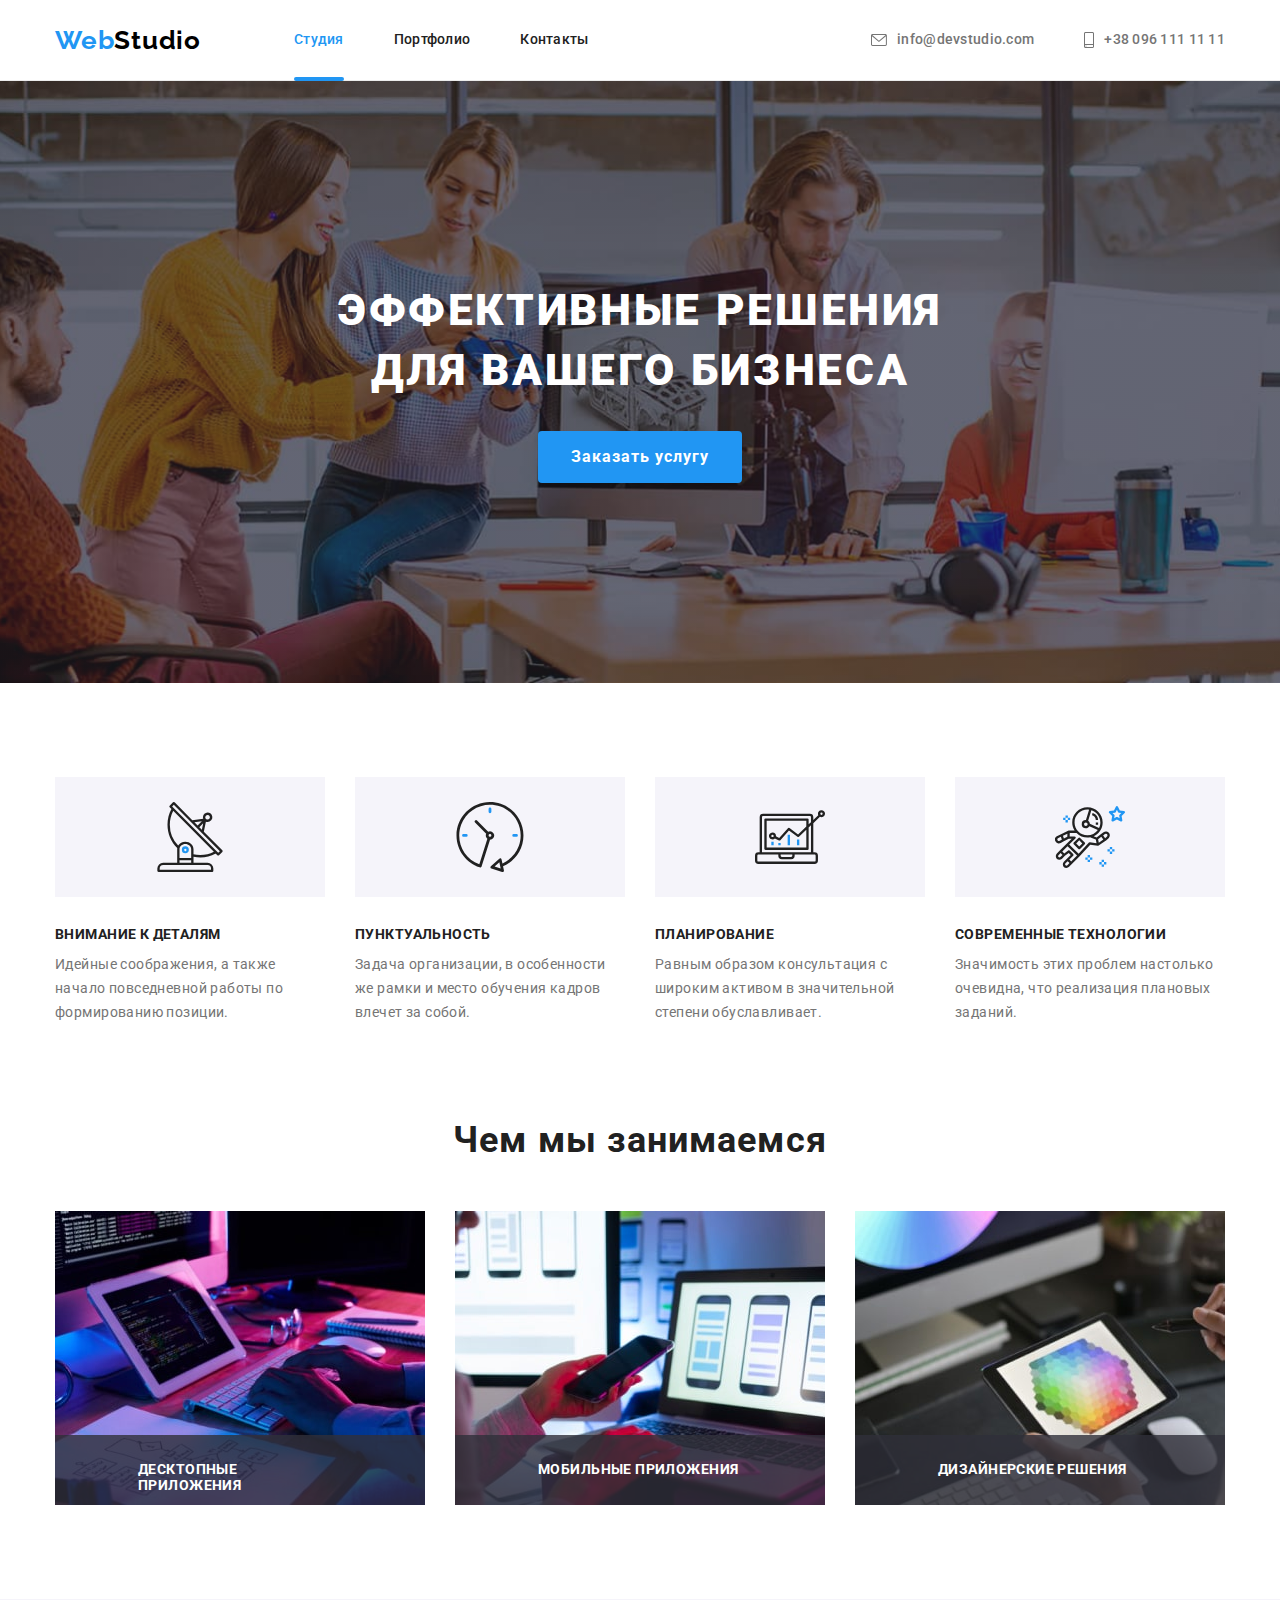
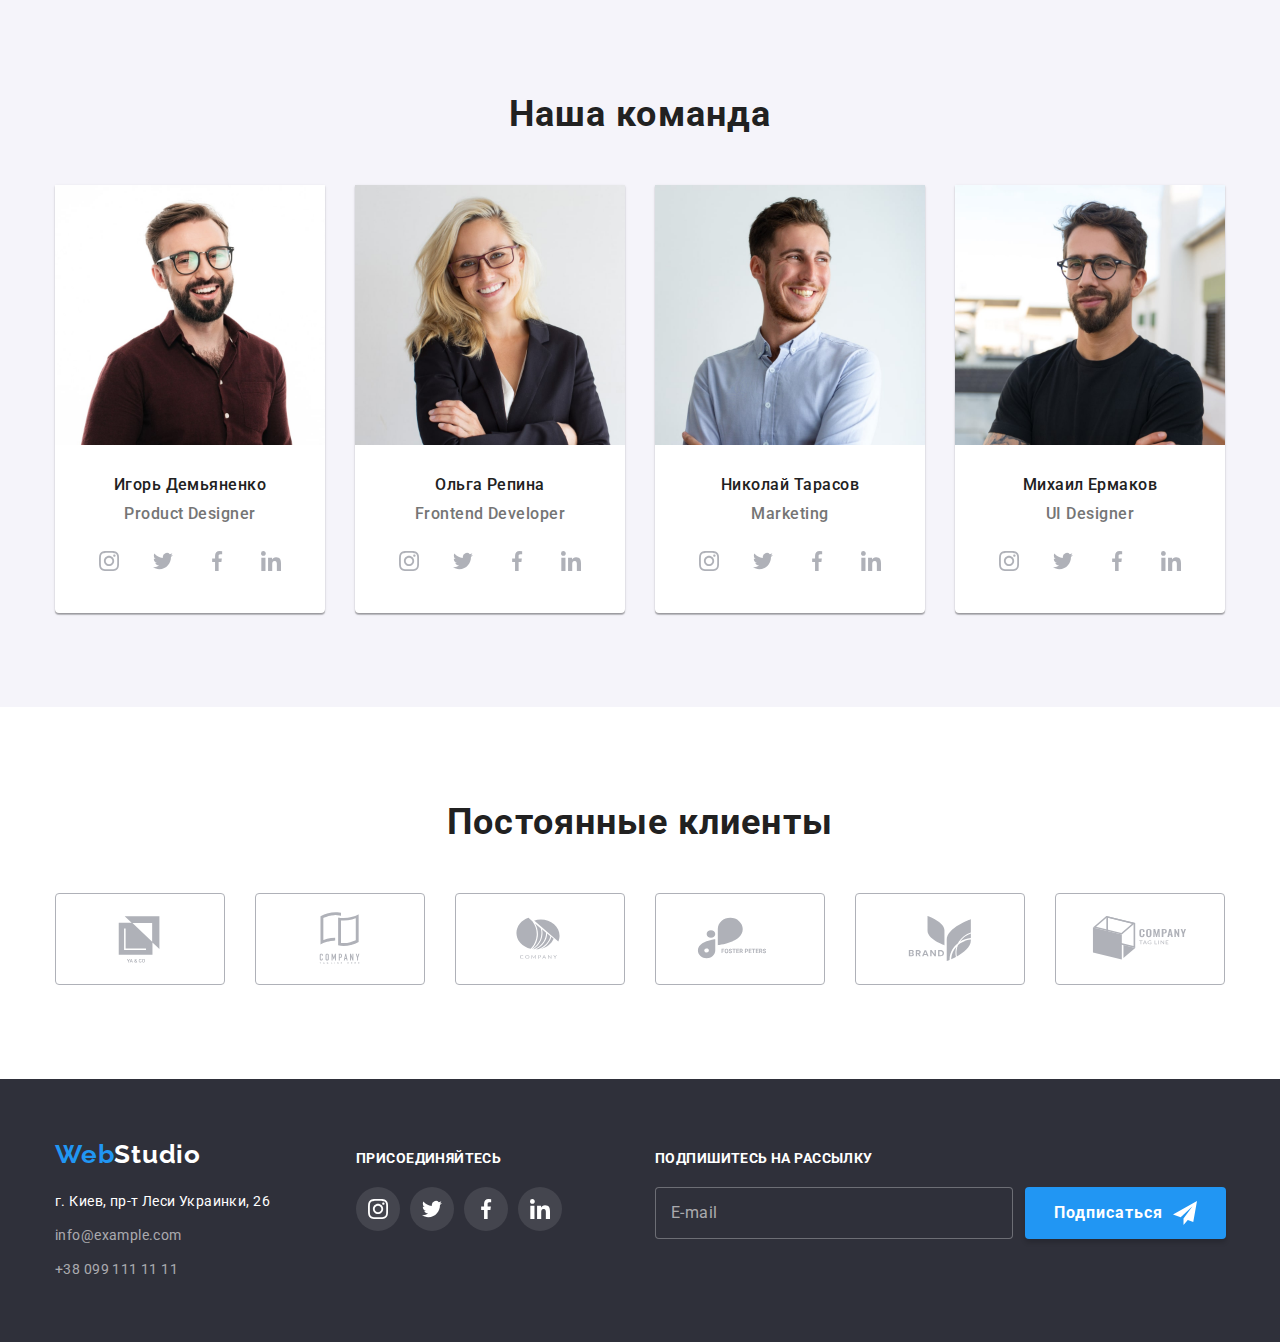
<file: index.html>
<!DOCTYPE html>
<html lang="ru">

<head>
    <meta charset="UTF-8" />
    <meta http-equiv="X-UA-Compatible" content="IE=edge" />
    <meta name="viewport" content="width=device-width, initial-scale=1.0" />
    <title>Document</title>
    <link rel="preconnect" href="https://fonts.googleapis.com" />
    <link rel="preconnect" href="https://fonts.gstatic.com" crossorigin />
    <link
        href="https://fonts.googleapis.com/css2?family=Raleway:wght@700&family=Roboto:wght@400;500;700;900&display=swap"
        rel="stylesheet" />
    <link rel="stylesheet" href="./css/main.min.css" />
</head>

<body class="body">
    <header class="header">
        <div class="container header__container">
            <a href="" class="logo header__logo"><span class="logo--accent">Web</span>Studio</a>
            <nav class="header-nav">
                <ul class="header-nav__list">
                    <li class="header-nav__item">
                        <a href="./index.html" class="header-nav__link  header-nav__link--current">Студия</a>
                    </li>
                    <li class="header-nav__item">
                        <a href="./portfolio.html" class="header-nav__link">Портфолио</a>
                    </li>
                    <li class="header-nav__item"><a href="" class="header-nav__link">Контакты</a></li>
                </ul>
            </nav>
            <ul class="header-contact__list">
                <li class="header-contact__item">
                    <a href="mailto:info@devstudio.com" class="header-contact__link">
                        <svg class="header-contact__icon" width="16" height="12">
                            <use href="./images/icons.svg#icon-envelope"></use>
                        </svg>
                        <span>info@devstudio.com</span>
                    </a>
                </li>
                <li class="header-contact__item">
                    <a href="tel:+380961111111" class="header-contact__link">
                        <svg class="header-contact__icon" width="10" height="16">
                            <use href="./images/icons.svg#icon-smartphone"></use>
                        </svg>
                        <span>+38 096 111 11 11</span>
                    </a>
                </li>
            </ul>
        </div>
    </header>
    <main>
        <section class="hero">
            <div class="container">
                <h1 class="hero__title">
                    Эффективные решения <br />
                    для вашего бизнеса
                </h1>
                <button type="button" class="button hero__button" data-modal-open>
                    Заказать услугу
                </button>
            </div>
        </section>
        <section class="advant">
            <div class="container">
                <h2 class="visually-hidden">Наши преимущества</h2>
                <ul class="advant__list">
                    <li class="advant__item">
                        <div class="advant__thumb">
                            <svg class="advant__icon">
                                <use href="./images/icons.svg#icon-antenna"></use>
                            </svg>
                        </div>
                        <h3 class="advant__title">Внимание к деталям</h3>
                        <p class="advant__text">
                            Идейные соображения, а также начало повседневной работы по формированию позиции.
                        </p>
                    </li>
                    <li class="advant__item">
                        <div class="advant__thumb">
                            <svg class="advant__icon">
                                <use href="./images/icons.svg#icon-clock"></use>
                            </svg>
                        </div>
                        <h3 class="advant__title">Пунктуальность</h3>
                        <p class="advant__text">
                            Задача организации, в особенности же рамки и место обучения кадров влечет за собой.
                        </p>
                    </li>
                    <li class="advant__item">
                        <div class="advant__thumb">
                            <svg class="advant__icon">
                                <use href="./images/icons.svg#icon-diagram"></use>
                            </svg>
                        </div>
                        <h3 class="advant__title">Планирование</h3>
                        <p class="advant__text">
                            Равным образом консультация с широким активом в значительной степени обуславливает.
                        </p>
                    </li>
                    <li class="advant__item">
                        <div class="advant__thumb">
                            <svg class="advant__icon">
                                <use href="./images/icons.svg#icon-astronaut"></use>
                            </svg>
                        </div>
                        <h3 class="advant__title">Современные технологии</h3>
                        <p class="advant__text">
                            Значимость этих проблем настолько очевидна, что реализация плановых заданий.
                        </p>
                    </li>
                </ul>
            </div>
        </section>
        <section class="work">
            <div class="container">
                <h2 class="title">Чем мы занимаемся</h2>
                <ul class="work__list">
                    <li class="work__item">
                        <img src="./images/work/work1-min.jpg" alt="Печатает на клавиатуре" width="370" />
                        <div class="work__label">
                            <h3 class="work__title">Десктопные приложения</h3>
                        </div>
                    </li>
                    <li class="work__item">
                        <img src="./images/work/work2-min.jpg" alt="Держит в руках телефон" width="370" />
                        <div class="work__label">
                            <h3 class="work__title">Мобильные приложения</h3>
                        </div>
                    </li>
                    <li class="work__item">
                        <img src="./images/work/work3-min.jpg" alt="Держит в пуках планшет" width="370" />
                        <div class="work__label">
                            <h3 class="work__title">Дизайнерские решения</h3>
                        </div>
                    </li>
                </ul>
            </div>
        </section>
        <section class="team">
            <div class="container">
                <h2 class="title">Наша команда</h2>
                <ul class="team__list">
                    <li class="team__item">
                        <img src="./images/team/team1-min.jpg" alt="Игорь Демьяненко" />
                        <div class="team__info">
                            <h3 class="team__title">Игорь Демьяненко</h3>
                            <p class="team__text">Product Designer</p>
                            <ul class="media">
                                <li class="media__item">
                                    <a href="" class="media__link">
                                        <svg class="media__icon">
                                            <use href="./images/icons.svg#icon-instagram"></use>
                                        </svg>
                                    </a>
                                </li>
                                <li class="media__item">
                                    <a href="" class="media__link">
                                        <svg class="media__icon">
                                            <use href="./images/icons.svg#icon-twitter"></use>
                                        </svg>
                                    </a>
                                </li>
                                <li class="media__item">
                                    <a href="" class="media__link">
                                        <svg class="media__icon">
                                            <use href="./images/icons.svg#icon-facebook"></use>
                                        </svg>
                                    </a>
                                </li>
                                <li class="media__item">
                                    <a href="" class="media__link">
                                        <svg class="media__icon">
                                            <use href="./images/icons.svg#icon-linkedin"></use>
                                        </svg>
                                    </a>
                                </li>
                            </ul>
                        </div>
                    </li>
                    <li class="team__item">
                        <img src="./images/team/team2-min.jpg" alt="Ольга Репина" />
                        <div class="team__info">
                            <h3 class="team__title">Ольга Репина</h3>
                            <p class="team__text">Frontend Developer</p>
                            <ul class="media">
                                <li class="media__item">
                                    <a href="" class="media__link">
                                        <svg class="media__icon">
                                            <use href="./images/icons.svg#icon-instagram"></use>
                                        </svg>
                                    </a>
                                </li>
                                <li class="media__item">
                                    <a href="" class="media__link">
                                        <svg class="media__icon">
                                            <use href="./images/icons.svg#icon-twitter"></use>
                                        </svg>
                                    </a>
                                </li>
                                <li class="media__item">
                                    <a href="" class="media__link">
                                        <svg class="media__icon">
                                            <use href="./images/icons.svg#icon-facebook"></use>
                                        </svg>
                                    </a>
                                </li>
                                <li class="media__item">
                                    <a href="" class="media__link">
                                        <svg class="media__icon">
                                            <use href="./images/icons.svg#icon-linkedin"></use>
                                        </svg>
                                    </a>
                                </li>
                            </ul>
                        </div>
                    </li>
                    <li class="team__item">
                        <img src="./images/team/team3-min.jpg" alt="Николай Тарасов" />
                        <div class="team__info">
                            <h3 class="team__title">Николай Тарасов</h3>
                            <p class="team__text">Marketing</p>
                            <ul class="media">
                                <li class="media__item">
                                    <a href="" class="media__link">
                                        <svg class="media__icon">
                                            <use href="./images/icons.svg#icon-instagram"></use>
                                        </svg>
                                    </a>
                                </li>
                                <li class="media__item">
                                    <a href="" class="media__link">
                                        <svg class="media__icon">
                                            <use href="./images/icons.svg#icon-twitter"></use>
                                        </svg>
                                    </a>
                                </li>
                                <li class="media__item">
                                    <a href="" class="media__link">
                                        <svg class="media__icon">
                                            <use href="./images/icons.svg#icon-facebook"></use>
                                        </svg>
                                    </a>
                                </li>
                                <li class="media__item">
                                    <a href="" class="media__link">
                                        <svg class="media__icon">
                                            <use href="./images/icons.svg#icon-linkedin"></use>
                                        </svg>
                                    </a>
                                </li>
                            </ul>
                        </div>
                    </li>
                    <li class="team__item">
                        <img src="./images/team/team4-min.jpg" alt="Михаил Ермаков" />
                        <div class="team__info">
                            <h3 class="team__title">Михаил Ермаков</h3>
                            <p class="team__text">UI Designer</p>
                            <ul class="media">
                                <li class="media__item">
                                    <a href="" class="media__link">
                                        <svg class="media__icon">
                                            <use href="./images/icons.svg#icon-instagram"></use>
                                        </svg>
                                    </a>
                                </li>
                                <li class="media__item">
                                    <a href="" class="media__link">
                                        <svg class="media__icon">
                                            <use href="./images/icons.svg#icon-twitter"></use>
                                        </svg>
                                    </a>
                                </li>
                                <li class="media__item">
                                    <a href="" class="media__link">
                                        <svg class="media__icon">
                                            <use href="./images/icons.svg#icon-facebook"></use>
                                        </svg>
                                    </a>
                                </li>
                                <li class="media__item">
                                    <a href="" class="media__link">
                                        <svg class="media__icon">
                                            <use href="./images/icons.svg#icon-linkedin"></use>
                                        </svg>
                                    </a>
                                </li>
                            </ul>
                        </div>
                    </li>
                </ul>
            </div>
        </section>
        <section class="partners">
            <div class="container">
                <h2 class="title">Постоянные клиенты</h2>
                <ul class="partners__list">
                    <li class="partners__item">
                        <a href="" class="partners__link">
                            <svg class="partners__icon">
                                <use href="./images/icons.svg#icon-ya-and-go"></use>
                            </svg>
                        </a>
                    </li>
                    <li class="partners__item">
                        <a href="" class="partners__link">
                            <svg class="partners__icon">
                                <use href="./images/icons.svg#icon-tegline-here"></use>
                            </svg>
                        </a>
                    </li>
                    <li class="partners__item">
                        <a href="" class="partners__link">
                            <svg class="partners__icon">
                                <use href="./images/icons.svg#icon-company"></use>
                            </svg>
                        </a>
                    </li>
                    <li class="partners__item">
                        <a href="" class="partners__link">
                            <svg class="partners__icon">
                                <use href="./images/icons.svg#icon-foster-peters"></use>
                            </svg>
                        </a>
                    </li>
                    <li class="partners__item">
                        <a href="" class="partners__link">
                            <svg class="partners__icon">
                                <use href="./images/icons.svg#icon-brand"></use>
                            </svg>
                        </a>
                    </li>
                    <li class="partners__item">
                        <a href="" class="partners__link">
                            <svg class="partners__icon">
                                <use href="./images/icons.svg#icon-tagline"></use>
                            </svg>
                        </a>
                    </li>
                </ul>
            </div>
        </section>
    </main>
    <footer class="footer">
        <div class="container footer__container">
            <div>
                <a href="" class="logo footer__logo footer__logo--white"><span class="logo--accent">Web</span>Studio</a>
                <address>
                    <ul class="footer__list">
                        <li class="footer__item">
                            <a class="footer__link footer__link--white" href="https://goo.gl/maps/huX7Md4hGTPjCMUb7"
                                target="_blank" rel="noopener noreferrer">г. Киев, пр-т Леси Украинки, 26</a>
                        </li>
                        <li class="footer__item">
                            <a class="footer__link" href="mailto:info@example.com">info@example.com</a>
                        </li>
                        <li class="footer__item">
                            <a class="footer__link" href="tel:+380991111111"> +38 099 111 11 11</a>
                        </li>
                    </ul>
                </address>
            </div>
            <div class="footer__media">
                <h3 class="footer__title">присоединяйтесь</h3>
                <ul class="media">
                    <li class="media__item">
                        <a href="" class="media__link media__link--inverse">
                            <svg class="media__icon media__icon--white">
                                <use href="./images/icons.svg#icon-instagram"></use>
                            </svg>
                        </a>
                    </li>
                    <li class="media__item">
                        <a href="" class="media__link media__link--inverse">
                            <svg class="media__icon media__icon--white">
                                <use href="./images/icons.svg#icon-twitter"></use>
                            </svg>
                        </a>
                    </li>
                    <li class="media__item">
                        <a href="" class="media__link media__link--inverse">
                            <svg class="media__icon media__icon--white">
                                <use href="./images/icons.svg#icon-facebook"></use>
                            </svg>
                        </a>
                    </li>
                    <li class="media__item">
                        <a href="" class="media__link media__link--inverse">
                            <svg class="media__icon media__icon--white">
                                <use href="./images/icons.svg#icon-linkedin"></use>
                            </svg>
                        </a>
                    </li>
                </ul>
            </div>
            <div class="footer__form">
                <h3 class="footer__title">Подпишитесь на рассылку</h3>
                <form class="form">
                    <div class="form__field">
                        <input type="email" class="form__input" name="mail" id="mail" placeholder=" " />
                        <label class="form__label" for="mail">E-mail</label>
                    </div>
                    <button type="submit" class="button form__button">
                        Подписаться
                        <svg class="form__icon" width="24" height="24">
                            <use href="./images/icons.svg#icon-submit-btn"></use>
                        </svg>
                    </button>
                </form>
            </div>
        </div>
    </footer>
    <div class="backdrop is-hidden" data-modal>
        <div class="modal">
            <button type="button" class="modal__close" data-modal-close>
                <svg class="modal__svg" width="11" height="11">
                    <use href="./images/icons.svg#icon-close"></use>
                </svg>
            </button>
            <form>
                <b class="modal__text">Оставьте свои данные, мы вам перезвоним</b>
                <div class="modal__form">
                    <label class="modal__label" for="name">Имя</label>
                    <span class="modal__wrap">
                        <input type="text" name="name" class="modal__input" id="name" />
                        <svg class="modal__icon" width="18" height="18">
                            <use href="./images/icons.svg#icon-modal-person"></use>
                        </svg>
                    </span>
                </div>
                <div class="modal__form">
                    <label class="modal__label" for="tel">Телефон</label>
                    <span class="modal__wrap">
                        <input type="tel" name="tel" class="modal__input" id="tel" />
                        <svg class="modal__icon" width="18" height="18">
                            <use href="./images/icons.svg#icon-modal-phone"></use>
                        </svg>
                    </span>
                </div>
                <div class="modal__form">
                    <label class="modal__label" for="email">Почта</label>
                    <span class="modal__wrap">
                        <input type="email" name="email" class="modal__input" id="email" />
                        <svg class="modal__icon" width="18" height="18">
                            <use href="./images/icons.svg#icon-modal-email"></use>
                        </svg>
                    </span>
                </div>
                <div class="modal__form">
                    <label class="modal__label" for="comment">Комментарий</label>
                    <textarea name="comment" class="modal__comment" id="comment" rows="6"
                        placeholder="Введите текст"></textarea>
                </div>
                <div class="modal__form modal__form--agreement">
                    <input type="checkbox" name="agreement" class="modal__checkbox visually-hidden" id="agreement" />
                    <label class="modal__checklabel" for="agreement">
                        <span class="modal__item">
                            <svg class="modal__checkicon">
                                <use href="./images/icons.svg#icon-modal-check"></use>
                            </svg>
                        </span>
                        Соглашаюсь с рассылкой и принимаю
                        <a href="" class="modal__link">Условия договора</a>
                    </label>
                </div>
                <button class="button modal__button" type="submit">Отправить</button>
            </form>
        </div>
    </div>
    <script src="./js/modal.js"></script>
</body>

</html>
</file>
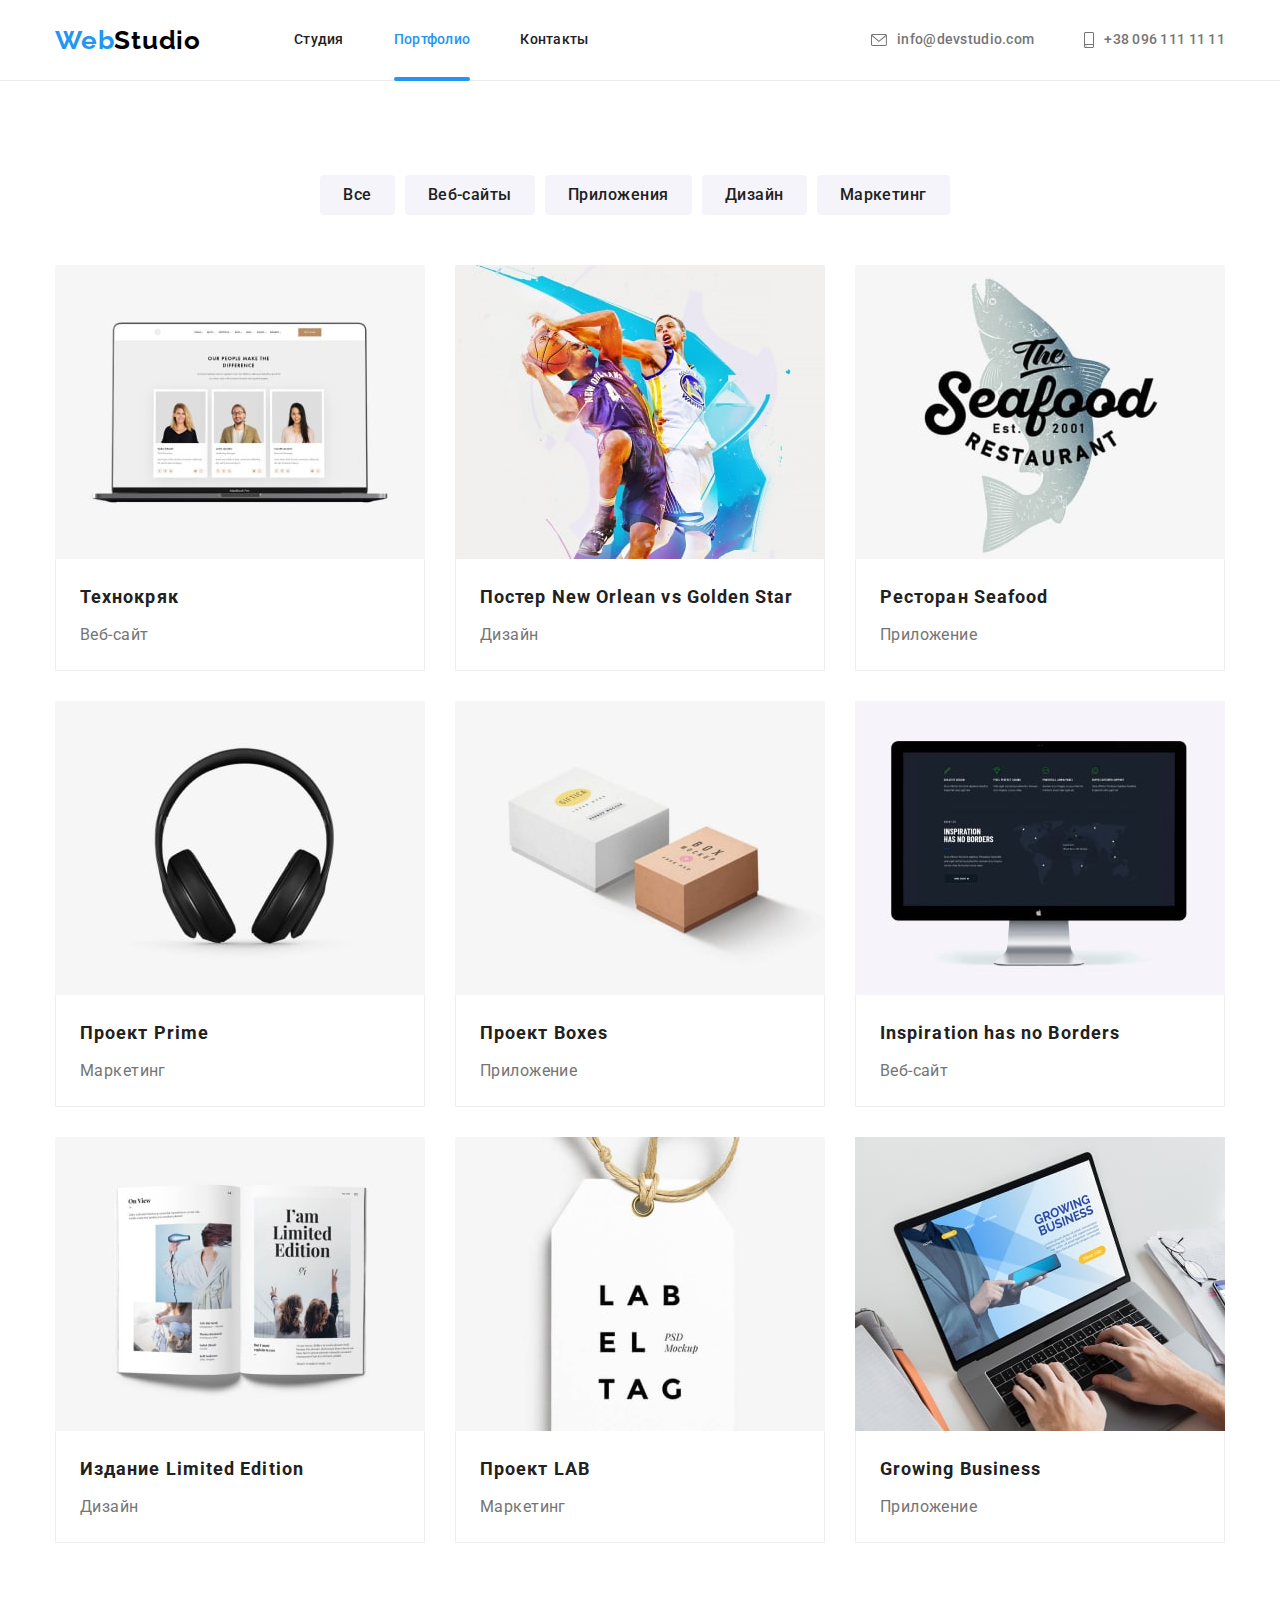
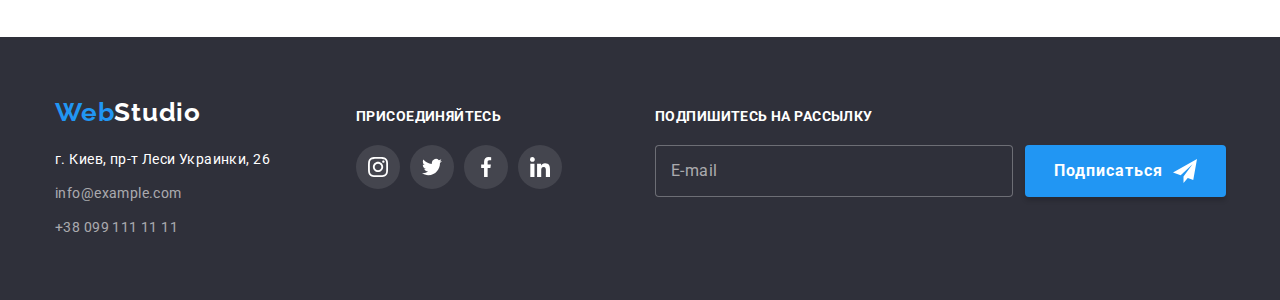
<file: portfolio.html>
<!DOCTYPE html>
<html lang="ru">

<head>
    <meta charset="UTF-8">
    <meta http-equiv="X-UA-Compatible" content="IE=edge">
    <meta name="viewport" content="width=device-width, initial-scale=1.0">
    <title>Document</title>
    <link rel="preconnect" href="https://fonts.googleapis.com">
    <link rel="preconnect" href="https://fonts.gstatic.com" crossorigin>
    <link
        href="https://fonts.googleapis.com/css2?family=Raleway:wght@700&family=Roboto:wght@400;500;700;900&display=swap"
        rel="stylesheet" />
    <link rel="stylesheet" href="./css/main.min.css" />
</head>

<body class="body">
    <header class="header">
        <div class="container header__container">
            <a href="" class="logo header__logo"><span class="logo--accent">Web</span>Studio</a>
            <nav class="header-nav">
                <ul class="header-nav__list">
                    <li class="header-nav__item">
                        <a href="./index.html" class="header-nav__link">Студия</a>
                    </li>
                    <li class="header-nav__item">
                        <a href="./portfolio.html" class="header-nav__link header-nav__link--current">Портфолио</a>
                    </li>
                    <li class="header-nav__item"><a href="" class="header-nav__link">Контакты</a></li>
                </ul>
            </nav>
            <ul class="header-contact__list">
                <li class="header-contact__item">
                    <a href="mailto:info@devstudio.com" class="header-contact__link">
                        <svg class="header-contact__icon" width="16" height="12">
                            <use href="./images/icons.svg#icon-envelope"></use>
                        </svg>
                        <span>info@devstudio.com</span>
                    </a>
                </li>
                <li class="header-contact__item">
                    <a href="tel:+380961111111" class="header-contact__link">
                        <svg class="header-contact__icon" width="10" height="16">
                            <use href="./images/icons.svg#icon-smartphone"></use>
                        </svg>
                        <span>+38 096 111 11 11</span>
                    </a>
                </li>
            </ul>
        </div>
    </header>
    <main>
        <section class="portfolio">
            <div class="container">
                <ul class="portfolio__list">
                    <li class="portfolio__item">
                        <button type="button" class="portfolio__button">Все</button>
                    </li>
                    <li class="portfolio__item">
                        <button type="button" class="portfolio__button">Веб-сайты</button>
                    </li>
                    <li class="portfolio__item">
                        <button type="button" class="portfolio__button">Приложения</button>
                    </li>
                    <li class="portfolio__item">
                        <button type="button" class="portfolio__button">Дизайн</button>
                    </li>
                    <li class="portfolio__item">
                        <button type="button" class="portfolio__button">Маркетинг</button>
                    </li>
                </ul>
                <h1 class="visually-hidden">Портфолио</h1>
                <ul class="cardset">
                    <li class="card">
                        <a href="" class="card__link">
                            <div class="card__wrap">
                                <img src="./images/portfolio/project-1-min.jpg" alt="Сайт на ноутбуке" width="370"
                                    height="294">
                                <p class="card__label">Технокряк это современная площадка распространения
                                    коронавируса. Компании используют эту платформу для цифрового
                                    шпионажа и атак на защищённые сервера конкурентов.</p>
                            </div>
                            <div class="card__info">
                                <h2 class="card__title">Технокряк</h2>
                                <p class="card__text">Веб-сайт</p>
                            </div>
                        </a>
                    </li>
                    <li class="card">
                        <a href="" class="card__link">
                            <div class="card__wrap">
                                <img src="./images/portfolio/project-2-min.jpg" alt="Постер с баскетболистами"
                                    width="370" height="294">
                                <p class="card__label">Технокряк это современная площадка распространения
                                    коронавируса. Компании используют эту
                                    платформу для цифрового
                                    шпионажа и атак на защищённые сервера конкурентов.</p>
                            </div>
                            <div class="card__info">
                                <h2 class="card__title">Постер New Orlean vs Golden Star</h2>
                                <p class="card__text">Дизайн</p>
                            </div>
                        </a>
                    </li>
                    <li class="card">
                        <a href="" class="card__link">
                            <div class="card__wrap">
                                <img src="./images/portfolio/project-3-min.jpg" alt="Логотип рыбного ресторана"
                                    width="370" height="294">
                                <p class="card__label">Технокряк это современная площадка распространения
                                    коронавируса. Компании используют эту
                                    платформу для цифрового
                                    шпионажа и атак на защищённые сервера конкурентов.</p>
                            </div>
                            <div class="card__info">
                                <h2 class="card__title">Ресторан Seafood</h2>
                                <p class="card__text">Приложение</p>
                            </div>
                        </a>
                    </li>
                    <li class="card">
                        <a href="" class="card__link">
                            <div class="card__wrap">
                                <img src="./images/portfolio/project-4-min.jpg" alt="Наушники" width="370" height="294">
                                <p class="card__label">Технокряк это современная площадка распространения
                                    коронавируса. Компании используют эту
                                    платформу для цифрового
                                    шпионажа и атак на защищённые сервера конкурентов.</p>
                            </div>
                            <div class="card__info">
                                <h2 class="card__title">Проект Prime</h2>
                                <p class="card__text">Маркетинг</p>
                            </div>
                        </a>
                    </li>
                    <li class="card">
                        <a href="" class="card__link">
                            <div class="card__wrap">
                                <img src="./images/portfolio/project-5-min.jpg" alt="Две коробки" width="370"
                                    height="294">
                                <p class="card__label">Технокряк это современная площадка распространения
                                    коронавируса. Компании используют эту
                                    платформу для цифрового
                                    шпионажа и атак на защищённые сервера конкурентов.</p>
                            </div>
                            <div class="card__info">
                                <h2 class="card__title">Проект Boxes</h2>
                                <p class="card__text">Приложение</p>
                            </div>
                        </a>
                    </li>
                    <li class="card">
                        <a href="" class="card__link">
                            <div class="card__wrap">
                                <img src="./images/portfolio/project-6-min.jpg" alt="Сайт на мониторе компьютера"
                                    width="370" height="294">
                                <p class="card__label">Технокряк это современная площадка распространения
                                    коронавируса. Компании используют эту
                                    платформу для цифрового
                                    шпионажа и атак на защищённые сервера конкурентов.</p>
                            </div>
                            <div class="card__info">
                                <h2 class="card__title">Inspiration has no Borders</h2>
                                <p class="card__text">Веб-сайт</p>
                            </div>
                        </a>
                    </li>
                    <li class="card">
                        <a href="" class="card__link">
                            <div class="card__wrap">
                                <img src="./images/portfolio/project-7-min.jpg" alt="Открытый журнал" width="370"
                                    height="294">
                                <p class="card__label">Технокряк это современная площадка распространения
                                    коронавируса. Компании используют эту
                                    платформу для цифрового
                                    шпионажа и атак на защищённые сервера конкурентов.</p>
                            </div>
                            <div class="card__info">
                                <h2 class="card__title">Издание Limited Edition</h2>
                                <p class="card__text">Дизайн</p>
                            </div>
                        </a>
                    </li>
                    <li class="card">
                        <a href="" class="card__link">
                            <div class="card__wrap">
                                <img src="./images/portfolio/project-8-min.jpg" alt="Ярлык" width="370" height="294">
                                <p class="card__label">Технокряк это современная площадка распространения
                                    коронавируса. Компании используют эту
                                    платформу для цифрового
                                    шпионажа и атак на защищённые сервера конкурентов.</p>
                            </div>
                            <div class="card__info">
                                <h2 class="card__title">Проект LAB</h2>
                                <p class="card__text">Маркетинг</p>
                            </div>
                        </a>
                    </li>
                    <li class="card">
                        <a href="" class="card__link">
                            <div class="card__wrap">
                                <img src="./images/portfolio/project-9-min.jpg" alt="Печатает на ноутбуке" width="370"
                                    height="294">
                                <p class="card__label">Технокряк это современная площадка распространения
                                    коронавируса. Компании используют эту
                                    платформу для цифрового
                                    шпионажа и атак на защищённые сервера конкурентов.</p>
                            </div>
                            <div class="card__info">
                                <h2 class="card__title">Growing Business</h2>
                                <p class="card__text">Приложение</p>
                            </div>
                        </a>
                    </li>
                </ul>
            </div>
        </section>
    </main>
    <footer class="footer">
        <div class="container footer__container">
            <div>
                <a href="" class="logo footer__logo footer__logo--white"><span class="logo--accent">Web</span>Studio</a>
                <address>
                    <ul class="footer__list">
                        <li class="footer__item">
                            <a class="footer__link footer__link--white" href="https://goo.gl/maps/huX7Md4hGTPjCMUb7"
                                target="_blank" rel="noopener noreferrer">г. Киев, пр-т Леси Украинки, 26</a>
                        </li>
                        <li class="footer__item">
                            <a class="footer__link" href="mailto:info@example.com">info@example.com</a>
                        </li>
                        <li class="footer__item">
                            <a class="footer__link" href="tel:+380991111111"> +38 099 111 11 11</a>
                        </li>
                    </ul>
                </address>
            </div>
            <div class="footer__media">
                <h3 class="footer__title">присоединяйтесь</h3>
                <ul class="media">
                    <li class="media__item">
                        <a href="" class="media__link media__link--inverse">
                            <svg class="media__icon media__icon--white">
                                <use href="./images/icons.svg#icon-instagram"></use>
                            </svg>
                        </a>
                    </li>
                    <li class="media__item">
                        <a href="" class="media__link media__link--inverse">
                            <svg class="media__icon media__icon--white">
                                <use href="./images/icons.svg#icon-twitter"></use>
                            </svg>
                        </a>
                    </li>
                    <li class="media__item">
                        <a href="" class="media__link media__link--inverse">
                            <svg class="media__icon media__icon--white">
                                <use href="./images/icons.svg#icon-facebook"></use>
                            </svg>
                        </a>
                    </li>
                    <li class="media__item">
                        <a href="" class="media__link media__link--inverse">
                            <svg class="media__icon media__icon--white">
                                <use href="./images/icons.svg#icon-linkedin"></use>
                            </svg>
                        </a>
                    </li>
                </ul>
            </div>
            <div class="footer__form">
                <h3 class="footer__title">Подпишитесь на рассылку</h3>
                <form class="form">
                    <div class="form__field">
                        <input type="email" class="form__input" name="mail" id="mail" placeholder=" " />
                        <label class="form__label" for="mail">E-mail</label>
                    </div>
                    <button type="submit" class="button form__button">
                        Подписаться
                        <svg class="form__icon" width="24" height="24">
                            <use href="./images/icons.svg#icon-submit-btn"></use>
                        </svg>
                    </button>
                </form>
            </div>
        </div>
    </footer>
</body>

</html>
</file>
<file: css/main.min.css>
/*! modern-normalize v1.1.0 | MIT License | https://github.com/sindresorhus/modern-normalize */*,::after,::before{box-sizing:border-box}html{-moz-tab-size:4;tab-size:4}html{line-height:1.15;-webkit-text-size-adjust:100%}body{margin:0}body{font-family:system-ui, -apple-system, 'Segoe UI', Roboto, Helvetica, Arial, sans-serif, 'Apple Color Emoji', 'Segoe UI Emoji'}hr{height:0;color:inherit}abbr[title]{text-decoration:underline dotted}b,strong{font-weight:bolder}code,kbd,pre,samp{font-family:ui-monospace, SFMono-Regular, Consolas, 'Liberation Mono', Menlo, monospace;font-size:1em}small{font-size:80%}sub,sup{font-size:75%;line-height:0;position:relative;vertical-align:baseline}sub{bottom:-0.25em}sup{top:-0.5em}table{text-indent:0;border-color:inherit}button,input,optgroup,select,textarea{font-family:inherit;font-size:100%;line-height:1.15;margin:0}button,select{text-transform:none}[type='button'],[type='reset'],[type='submit'],button{-webkit-appearance:button}::-moz-focus-inner{border-style:none;padding:0}:-moz-focusring{outline:1px dotted ButtonText}:-moz-ui-invalid{box-shadow:none}legend{padding:0}progress{vertical-align:baseline}::-webkit-inner-spin-button,::-webkit-outer-spin-button{height:auto}[type='search']{-webkit-appearance:textfield;outline-offset:-2px}::-webkit-search-decoration{-webkit-appearance:none}::-webkit-file-upload-button{-webkit-appearance:button;font:inherit}summary{display:list-item}.header-nav__link,.header-contact__link,.partners__link,.footer__link,.card__link,.logo,.media__link{text-decoration:none;display:block;outline:none}.work__list,.team__list,.partners__list,.header-nav__list,.header-contact__list,.advant__list,.footer__list,.portfolio__list,.cardset,.media{margin:0;padding:0;list-style:none}.header-nav__link,.header-contact__link{transition:color 250ms cubic-bezier(0.4, 0, 0.2, 1);display:inline-flex;align-items:center;padding-top:32px;padding-bottom:32px;color:#212121;font-weight:500;line-height:1.14;letter-spacing:0.02em;fill:currentColor}.partners__link,.portfolio__button,.button,.media__link,.modal__close{cursor:pointer}.visually-hidden{position:absolute;width:1px;height:1px;margin:-1px;border:0;padding:0;white-space:nowrap;clip-path:inset(100%);clip:rect(0 0 0 0);overflow:hidden}.body{color:#757575;font-family:Roboto, sans-serif;font-size:14px;font-weight:400;line-height:1.71;letter-spacing:.03em}.work__list,.team__list,.partners__list{display:-webkit-box;display:-ms-flexbox;display:flex}p,h1,h2,h3,h4,h5,h6{margin:0}img{display:block;max-width:100%;height:auto;margin-right:0}.header{border-bottom:1px solid #ececec}.header__container{display:flex;align-items:center;justify-content:normal}.header-nav{margin-left:93px}.header-nav__list,.header-contact__list{display:flex}.header-nav__item{position:relative}.header-nav__item:not(:last-child){margin-right:50px}.header-nav__link:hover,.header-nav__link:focus{color:#2196f3}.header-nav__link--current{color:#2196f3}.header-nav__link--current::after{position:absolute;bottom:-1px;left:0;content:'';display:block;width:100%;height:4px;background-color:#2196f3;border-radius:2px}.header-contact__list{margin-left:auto}.header-contact__item:not(:last-child){margin-right:50px}.header-contact__link{color:#757575}.header-contact__link:hover,.header-contact__link:focus{color:#2196f3}.header-contact__icon,.header-contact__icon{margin-right:10px}.hero{text-align:center;padding-top:200px;padding-bottom:200px;background-color:#2f303a;min-height:600px;max-width:1600px;margin-right:auto;margin-left:auto;background-image:linear-gradient(rgba(47,48,58,0.4), rgba(47,48,58,0.4)),url(../images/hero/hero.jpg);background-size:cover;background-position:center}.hero__title{margin-bottom:30px;color:#fff;text-align:center;text-transform:uppercase;font-size:44px;font-weight:900;line-height:1.36;letter-spacing:.06em}.advant{padding-top:94px;padding-bottom:94px}.advant__list{display:flex}.advant__item{width:270px}.advant__item:not(:last-child){margin-right:30px}.advant__thumb{display:flex;align-items:center;justify-content:center;height:120px;margin-bottom:30px;background-color:#f5f4fa}.advant__icon{display:block;width:70px;height:70px}.advant__title{margin-bottom:10px;color:#212121;font-size:14px;font-weight:700;line-height:1.14;letter-spacing:.03em;text-transform:uppercase}.advant__text{font-size:14px;line-height:1.71}.work{padding-top:0;padding-bottom:94px}.work__item{position:relative;margin-right:30px}.work__item:last-child{margin-right:0}.work__label{position:absolute;bottom:0;left:0;width:100%;height:70px;padding:27px 82px 27px 83px;background-color:rgba(47,48,58,0.8)}.work__title{font-size:14px;font-weight:700;line-height:1.14;letter-spacing:.03em;text-transform:uppercase;color:#fff}.team{padding-top:94px;padding-bottom:94px;max-width:1600px;margin-right:auto;margin-left:auto;background-color:#f5f4fa}.team__item{margin-right:30px;background:#ffffff;box-shadow:0px 1px 3px rgba(0,0,0,0.12),0px 1px 1px rgba(0,0,0,0.14),0px 2px 1px rgba(0,0,0,0.2);border-radius:0px 0px 4px 4px;text-align:center}.team__item:last-child{margin-right:0}.team__info{padding-top:30px;padding-bottom:30px}.team__title,.team__text{color:#212121;font-size:16px;font-weight:500;line-height:1.19;letter-spacing:.03em;text-align:center}.team__title{margin-bottom:10px}.team__text{color:#757575;margin-bottom:16px}.partners{padding-top:94px;padding-bottom:94px}.partners__item{width:170px;height:92px}.partners__item:not(:first-child){margin-left:30px}.partners__link{display:flex;align-items:center;justify-content:center;transition:color 250ms cubic-bezier(0.4, 0, 0.2, 1),border 250ms cubic-bezier(0.4, 0, 0.2, 1);width:100%;height:100%;border:1px solid #afb1b8;border-radius:4px;color:#afb1b8;fill:currentColor}.partners__link:hover,.partners__link:focus{border:1px solid #2196f3;color:#2196f3}.partners__icon{width:106px;height:60px}.footer{max-width:1600px;margin-right:auto;margin-left:auto;background-color:#2f303a;padding-top:60px;padding-bottom:60px}.footer__container{display:flex;align-items:baseline;justify-content:normal}.footer__item:not(:last-child){margin-bottom:10px}.footer__link{width:231px;color:rgba(255,255,255,0.6);font-style:normal}.footer__link--white{color:#fff}.footer__title{margin-bottom:20px;font-size:14px;font-weight:700;line-height:1.14;letter-spacing:.03em;text-transform:uppercase;color:#fff}.portfolio{padding-top:94px;padding-bottom:94px}.portfolio__list{display:flex;align-items:center;justify-content:center;margin-bottom:50px}.portfolio__item:not(last-child){margin-right:10px}.portfolio__button{border:1px solid transparent;transition:color 250ms cubic-bezier(0.4, 0, 0.2, 1),background-color 250ms cubic-bezier(0.4, 0, 0.2, 1),box-shadow 250ms cubic-bezier(0.4, 0, 0.2, 1);padding:6px 22px;border-radius:4px;color:#212121;background-color:#f5f4fa;font-size:16px;font-weight:500;line-height:1.63;letter-spacing:.03em}.portfolio__button:hover,.portfolio__button:focus{color:#fff;background-color:#2196f3;box-shadow:0px 3px 1px rgba(0,0,0,0.1),0px 1px 2px rgba(0,0,0,0.08),0px 2px 2px rgba(0,0,0,0.12)}.cardset{display:flex;flex-wrap:wrap}.card{flex-basis:calc((100% - 60px) / 3);margin-right:30px;margin-bottom:30px}.card:nth-child(3n){margin-right:0}.card:nth-last-child(-n+3){margin-bottom:0}.card__link{transition:box-shadow 250ms cubic-bezier(0.4, 0, 0.2, 1)}.card__link:hover,.card__link:focus{box-shadow:0px 1px 1px rgba(0,0,0,0.12),0px 4px 4px rgba(0,0,0,0.06),1px 4px 6px rgba(0,0,0,0.16)}.card__wrap{position:relative;overflow:hidden}.card__label{position:absolute;top:0;left:0;height:100%;background-color:rgba(33,150,243,0.9);padding:63px 24px;font-size:18px;line-height:1.6;color:#fff;transform:translateY(101%);transition:transform 250ms cubic-bezier(0.4, 0, 0.2, 1)}.card__link:hover .card__label,.card__link:focus .card__label{transform:translateY(0)}.card__info{border:1px solid #eeeeee;padding:20px 24px;border-top:none}.card__title{margin-bottom:5px;color:#212121;font-size:18px;font-weight:700;line-height:2;letter-spacing:.06em}.card__text{color:#757575;font-size:16px;line-height:1.87}.container{width:1200px;padding-left:15px;padding-right:15px;margin-left:auto;margin-right:auto}.logo{color:#000;font-family:Raleway;font-size:26px;font-weight:700;line-height:1.19;letter-spacing:.03em;min-width:145px}.logo--accent{color:#2196f3}.footer__logo{margin-bottom:20px}.footer__logo--white{color:#fff}.button{min-width:200px;box-shadow:0px 4px 4px rgba(0,0,0,0.15);border-radius:4px;color:#fff;background-color:#2196f3;font-size:16px;font-weight:700;line-height:1.88;letter-spacing:.06em;border:1px solid transparent}.hero__button{display:inline-block;padding:10px 32px}.form__button{display:flex;align-items:center;justify-content:center;padding:10px 28px;margin-left:12px}.form__icon{display:block;margin-left:10px;fill:currentColor}.modal__button{display:block;padding:10px 55px;margin:0 auto}.title{margin-bottom:50px;color:#212121;font-size:36px;font-weight:700;line-height:1.17;letter-spacing:.03em;text-align:center}.media{display:flex;align-items:center;justify-content:center}.footer__media{margin-left:70px}.media__item{width:44px;height:44px}.media__item:not(:first-child){margin-left:10px}.media__link{display:flex;align-items:center;justify-content:center;transition:color 250ms cubic-bezier(0.4, 0, 0.2, 1),background-color 250ms cubic-bezier(0.4, 0, 0.2, 1);width:100%;height:100%;color:#afb1b8;border-radius:50%}.media__link:hover,.media__link:focus{background-color:#2196f3;color:#fff}.media__link--inverse{transition:background-color 250ms cubic-bezier(0.4, 0, 0.2, 1);background-color:rgba(255,255,255,0.1)}.media__link--inverse:hover,.media__link--inverse:focus{background-color:#2196f3}.media__icon{fill:currentColor;width:20px;height:20px}.media__icon--white{fill:#fff}.footer__form{margin-left:93px}.form{display:flex}.form__field{position:relative}.form__input{width:358px;padding-top:17px;padding-bottom:17px;padding-left:16px;color:rgba(255,255,255,0.6);background-color:#2f303a;border:1px solid rgba(255,255,255,0.3);border-radius:4px}.form__label{position:absolute;top:50%;left:16px;transform:translateY(-50%);font-size:16px;line-height:1.25;color:rgba(255,255,255,0.6);transition:transform 250ms cubic-bezier(0.4, 0, 0.2, 1)}.form__input:focus+.form__label,.form__input:not(:placeholder-shown)+.form__label{transform:translateX(-80px) translateY(-50%)}.backdrop{width:100vw;height:100vh;position:fixed;opacity:1;top:0;background-color:rgba(0,0,0,0.2);transition:opacity 250ms cubic-bezier(0.4, 0, 0.2, 1),visibility 250ms cubic-bezier(0.4, 0, 0.2, 1)}.is-hidden{visibility:hidden;opacity:0;pointer-events:none}.modal{position:absolute;top:50%;left:50%;transform:translate(-50%, -50%) scale(1);width:528px;min-height:581px;padding:40px;background-color:#fff;transition:transform 250ms cubic-bezier(0.4, 0, 0.2, 1),visibility 250ms cubic-bezier(0.4, 0, 0.2, 1)}.backdrop.is-hidden .modal{transform:translate(-50%, -50%) scale(0.1);visibility:hidden}.modal__close{display:flex;align-items:center;justify-content:center;position:absolute;top:8px;right:8px;width:30px;height:30px;background-color:#fff;border:1px solid rgba(0,0,0,0.1);border-radius:50%}.modal__svg{transition:fill 250ms cubic-bezier(0.4, 0, 0.2, 1)}.modal__close:hover .modal__svg,.modal__close:focus .modal__svg{fill:#2196f3}.modal__text{font-size:20px;font-weight:700;line-height:1.15;letter-spacing:.03em;color:#212121;margin-bottom:12px;display:block}.modal__form{margin-bottom:10px}.modal__form:nth-last-child(1){margin-bottom:20px}.modal__label{font-size:12px;font-weight:400;line-height:1.17;letter-spacing:.01em;color:#757575}.modal__checklabel{font-size:14px;font-weight:400;line-height:1.71;letter-spacing:.03em;display:flex;align-items:center;justify-content:center;color:#757575}.modal__wrap{position:relative}.modal__input{width:100%;border:1px solid rgba(33,33,33,0.2);border-radius:4px;padding-top:11px;padding-bottom:11px;padding-left:42px;transition:outline 250ms cubic-bezier(0.4, 0, 0.2, 1),border 250ms cubic-bezier(0.4, 0, 0.2, 1)}.modal__input:focus,.modal__input:focus{outline:none;border:1px solid #2196f3}.modal__icon{position:absolute;top:50%;left:12px;transform:translateY(-50%);fill:#212121;transition:fill 250ms cubic-bezier(0.4, 0, 0.2, 1)}.modal__input:focus+.modal__icon{fill:#2196f3}.modal__comment{width:448px;border:1px solid rgba(33,33,33,0.2);border-radius:4px;padding:12px 16px;resize:none;transition:outline 250ms cubic-bezier(0.4, 0, 0.2, 1),border 250ms cubic-bezier(0.4, 0, 0.2, 1)}.modal__comment::placeholder{font-size:14px;font-weight:400;line-height:1.14;letter-spacing:.01em;color:rgba(117,117,117,0.5)}.modal__comment:focus,.modal__comment:focus{outline:none;border:1px solid #2196f3}.modal__form--agreement{display:flex;align-items:center;justify-content:start;width:448px;margin-bottom:30px}.modal__checkbox{margin-right:7px}.modal__link{color:#2196f3;margin-left:3px}.modal__item{display:flex;width:16px;height:15px;border:2px solid #212121;border-radius:2px;margin-right:8px;justify-content:center;align-items:center;transition:background-color 250ms cubic-bezier(0.4, 0, 0.2, 1),border 250ms cubic-bezier(0.4, 0, 0.2, 1)}.modal__checkbox:checked+.modal__checklabel .modal__item{background-color:#2196f3;border:none}.modal__checkbox:focus+.modal__checklabel .modal__item{border-color:#2196f3}.modal__checkicon{fill:#fff}
/*# sourceMappingURL=main.min.css.map */
</file>
